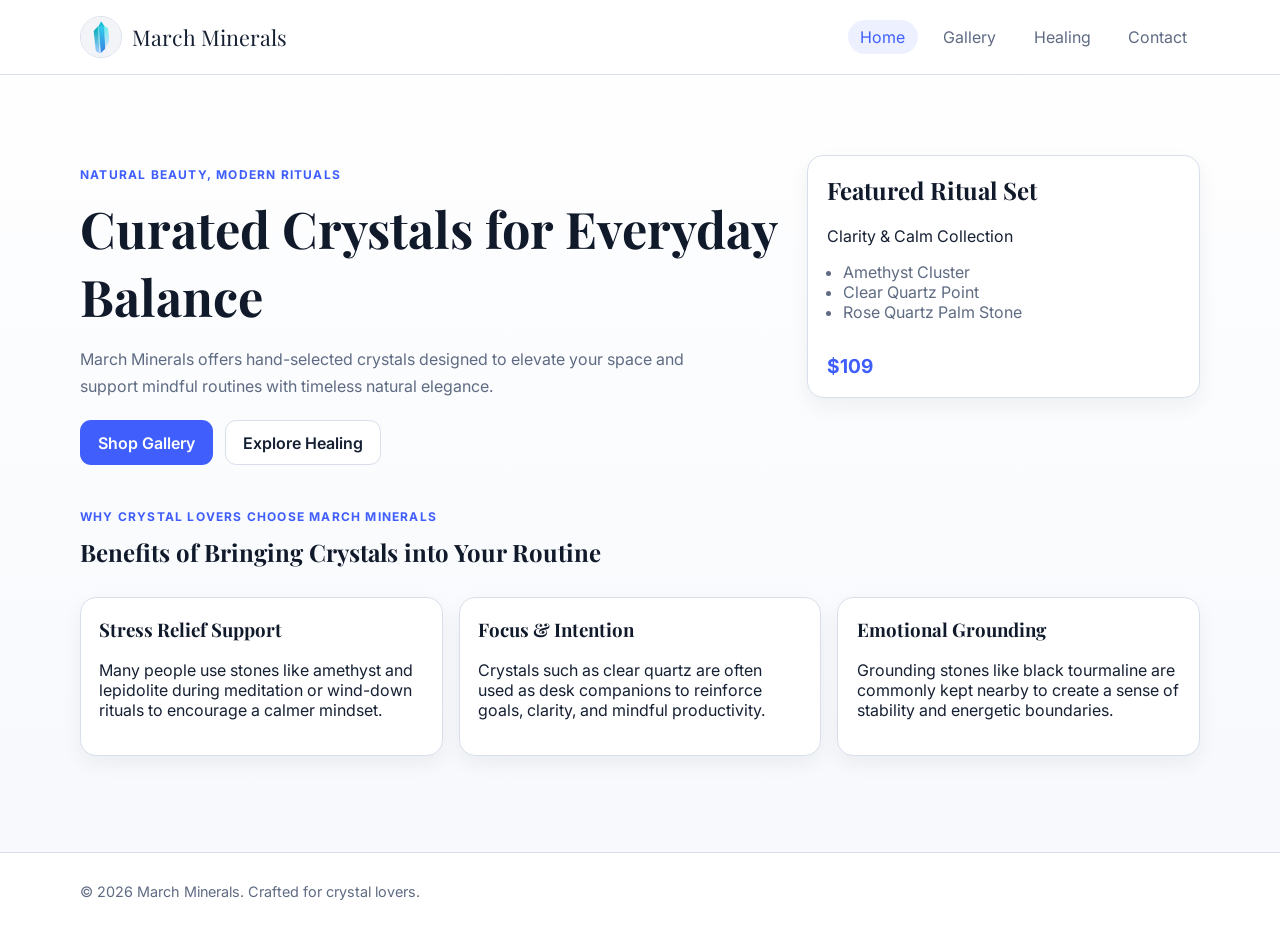
<file: index.html>
<!DOCTYPE html>
<html lang="en">
<head>
  <meta charset="UTF-8" />
  <meta name="viewport" content="width=device-width, initial-scale=1.0" />
  <title>March Minerals | Home</title>
  <link rel="preconnect" href="https://fonts.googleapis.com">
  <link rel="preconnect" href="https://fonts.gstatic.com" crossorigin>
  <link href="https://fonts.googleapis.com/css2?family=Inter:wght@400;500;700&family=Playfair+Display:wght@600;700&display=swap" rel="stylesheet">
  <link rel="stylesheet" href="styles.css" />
</head>
<body>
  <header class="site-header">
    <div class="container nav-wrap">
      <a class="brand" href="index.html">
        <img src="assets/march-minerals-logo.svg" alt="March Minerals logo" class="brand-logo">
        <span>March Minerals</span>
      </a>
      <nav>
        <ul class="nav-list">
          <li><a class="active" href="index.html">Home</a></li>
          <li><a href="gallery.html">Gallery</a></li>
          <li><a href="healing.html">Healing</a></li>
          <li><a href="contact.html">Contact</a></li>
        </ul>
      </nav>
    </div>
  </header>

  <main>
    <section class="hero">
      <div class="container hero-grid">
        <div>
          <p class="eyebrow">Natural beauty, modern rituals</p>
          <h1>Curated Crystals for Everyday Balance</h1>
          <p class="lead">March Minerals offers hand-selected crystals designed to elevate your space and support mindful routines with timeless natural elegance.</p>
          <div class="actions">
            <a class="btn btn-primary" href="gallery.html">Shop Gallery</a>
            <a class="btn btn-ghost" href="healing.html">Explore Healing</a>
          </div>
        </div>
        <aside class="hero-card">
          <h2>Featured Ritual Set</h2>
          <p>Clarity & Calm Collection</p>
          <ul>
            <li>Amethyst Cluster</li>
            <li>Clear Quartz Point</li>
            <li>Rose Quartz Palm Stone</li>
          </ul>
          <span class="price">$109</span>
        </aside>
      </div>
    </section>

    <section class="container benefits">
      <div class="section-heading">
        <p class="eyebrow">Why crystal lovers choose March Minerals</p>
        <h2>Benefits of Bringing Crystals into Your Routine</h2>
      </div>
      <div class="highlights">
        <article class="card">
          <h3>Stress Relief Support</h3>
          <p>Many people use stones like amethyst and lepidolite during meditation or wind-down rituals to encourage a calmer mindset.</p>
        </article>
        <article class="card">
          <h3>Focus & Intention</h3>
          <p>Crystals such as clear quartz are often used as desk companions to reinforce goals, clarity, and mindful productivity.</p>
        </article>
        <article class="card">
          <h3>Emotional Grounding</h3>
          <p>Grounding stones like black tourmaline are commonly kept nearby to create a sense of stability and energetic boundaries.</p>
        </article>
      </div>
    </section>
  </main>

  <footer class="site-footer">
    <div class="container footer-wrap">
      <p>© 2026 March Minerals. Crafted for crystal lovers.</p>
    </div>
  </footer>
</body>
</html>
</file>
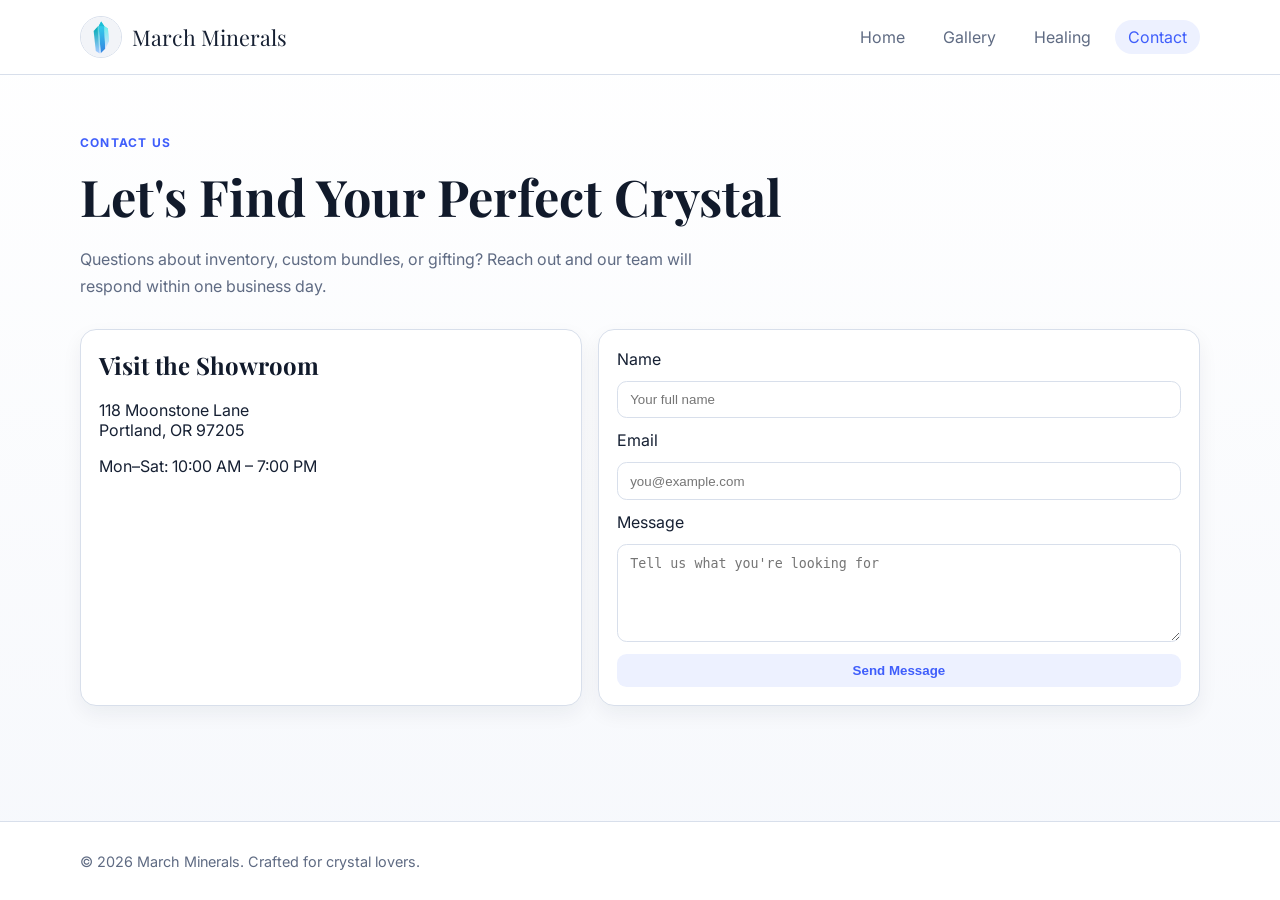
<file: contact.html>
<!DOCTYPE html>
<html lang="en">
<head>
  <meta charset="UTF-8" />
  <meta name="viewport" content="width=device-width, initial-scale=1.0" />
  <title>March Minerals | Contact</title>
  <link rel="preconnect" href="https://fonts.googleapis.com">
  <link rel="preconnect" href="https://fonts.gstatic.com" crossorigin>
  <link href="https://fonts.googleapis.com/css2?family=Inter:wght@400;500;700&family=Playfair+Display:wght@600;700&display=swap" rel="stylesheet">
  <link rel="stylesheet" href="styles.css" />
</head>
<body>
  <header class="site-header">
    <div class="container nav-wrap">
      <a class="brand" href="index.html">
        <img src="assets/march-minerals-logo.svg" alt="March Minerals logo" class="brand-logo">
        <span>March Minerals</span>
      </a>
      <nav>
        <ul class="nav-list">
          <li><a href="index.html">Home</a></li>
          <li><a href="gallery.html">Gallery</a></li>
          <li><a href="healing.html">Healing</a></li>
          <li><a class="active" href="contact.html">Contact</a></li>
        </ul>
      </nav>
    </div>
  </header>

  <main class="container page-pad">
    <section class="section-heading">
      <p class="eyebrow">Contact us</p>
      <h1>Let's Find Your Perfect Crystal</h1>
      <p class="lead">Questions about inventory, custom bundles, or gifting? Reach out and our team will respond within one business day.</p>
    </section>

    <section class="contact-layout">
      <article class="card">
        <h2>Visit the Showroom</h2>
        <p>118 Moonstone Lane<br>Portland, OR 97205</p>
        <p>Mon–Sat: 10:00 AM – 7:00 PM</p>
      </article>

      <form class="contact-form card">
        <label for="name">Name</label>
        <input id="name" name="name" type="text" placeholder="Your full name" required>

        <label for="email">Email</label>
        <input id="email" name="email" type="email" placeholder="you@example.com" required>

        <label for="message">Message</label>
        <textarea id="message" name="message" rows="5" placeholder="Tell us what you're looking for"></textarea>

        <button type="submit">Send Message</button>
      </form>
    </section>
  </main>

  <footer class="site-footer">
    <div class="container footer-wrap">
      <p>© 2026 March Minerals. Crafted for crystal lovers.</p>
    </div>
  </footer>
</body>
</html>
</file>
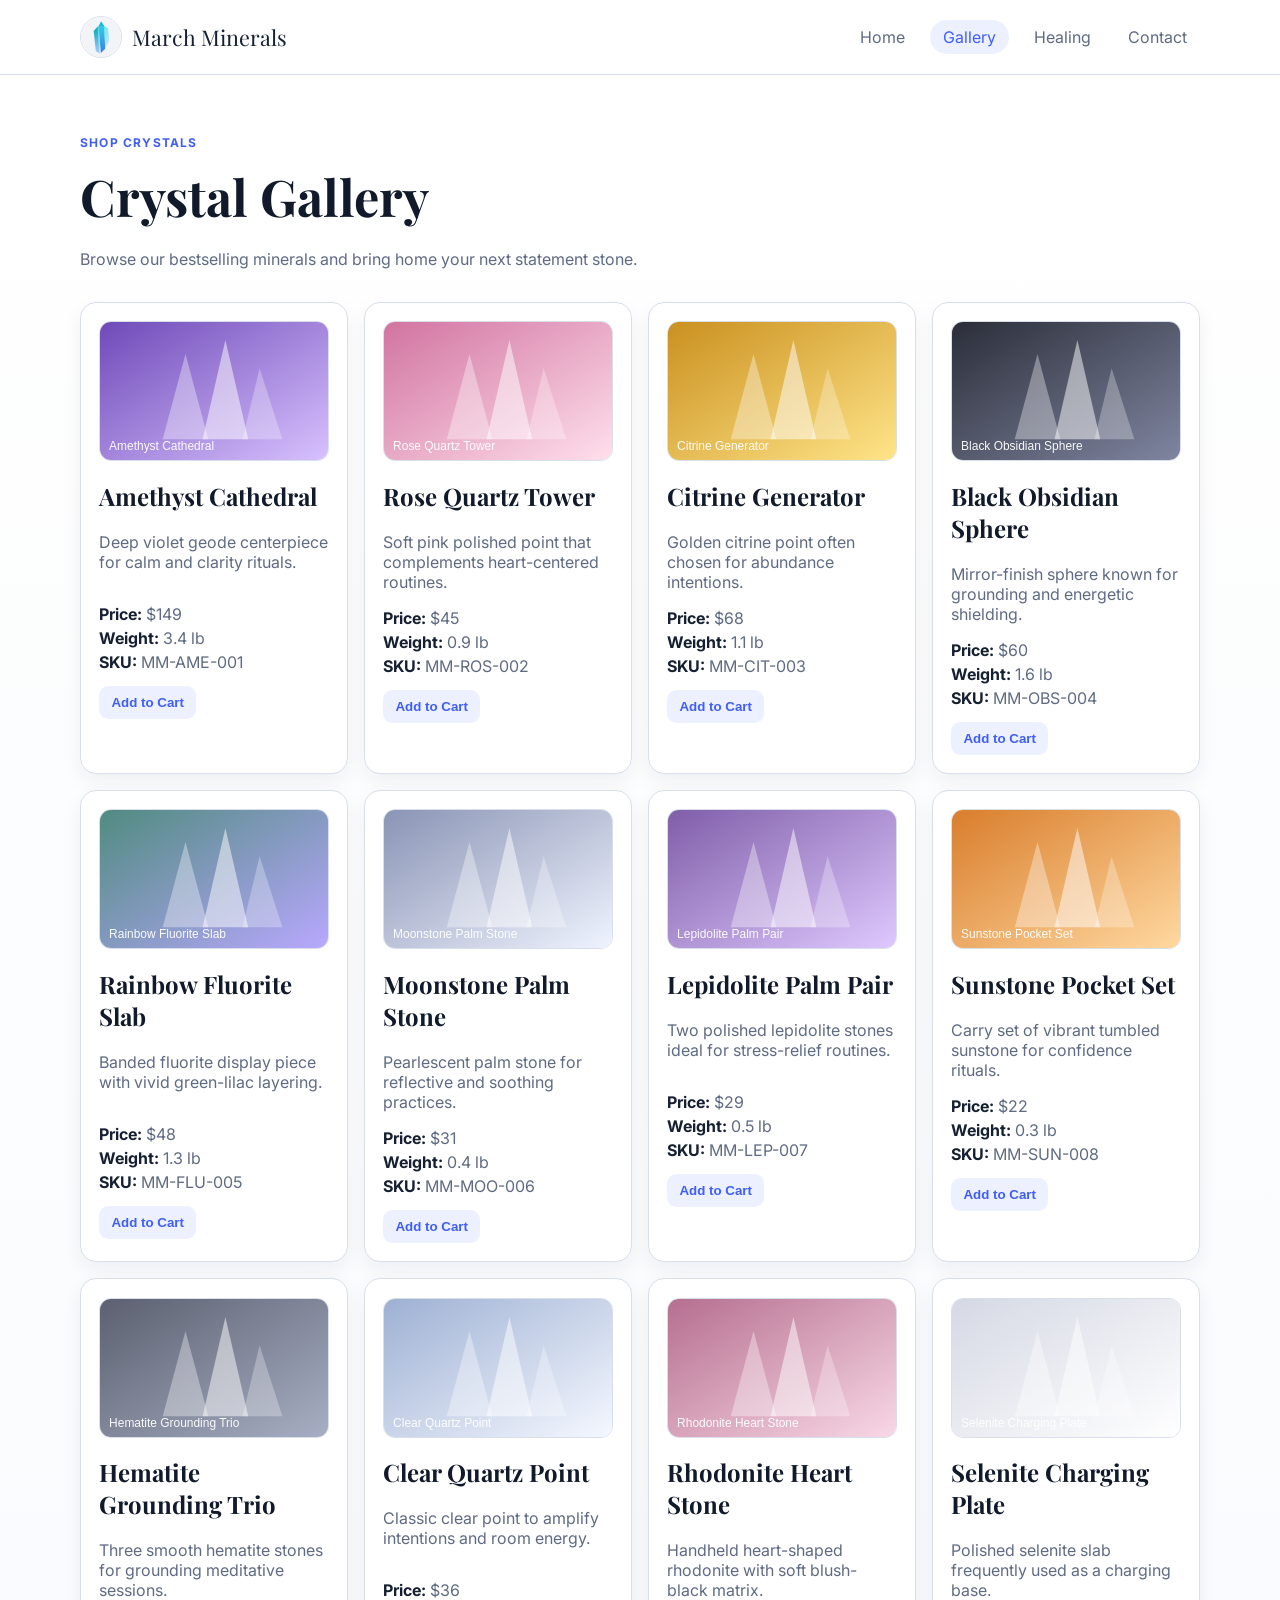
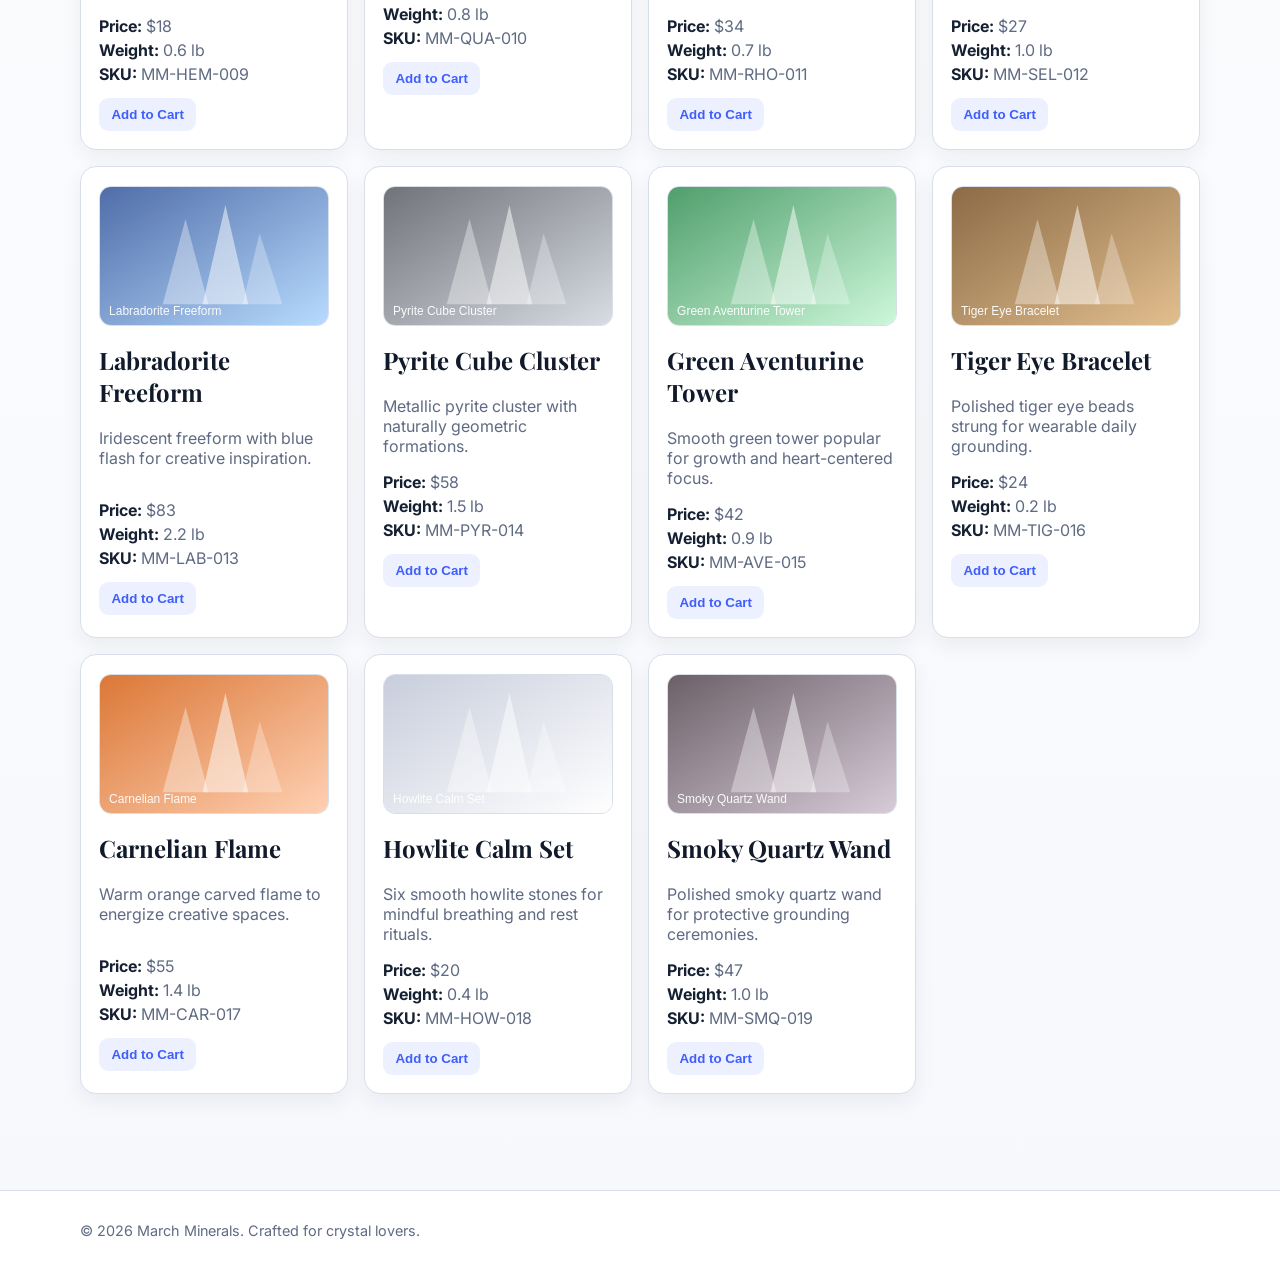
<file: gallery.html>
<!DOCTYPE html>
<html lang="en">
<head>
  <meta charset="UTF-8" />
  <meta name="viewport" content="width=device-width, initial-scale=1.0" />
  <title>March Minerals | Gallery</title>
  <link rel="preconnect" href="https://fonts.googleapis.com">
  <link rel="preconnect" href="https://fonts.gstatic.com" crossorigin>
  <link href="https://fonts.googleapis.com/css2?family=Inter:wght@400;500;700&family=Playfair+Display:wght@600;700&display=swap" rel="stylesheet">
  <link rel="stylesheet" href="styles.css" />
</head>
<body>
  <header class="site-header">
    <div class="container nav-wrap">
      <a class="brand" href="index.html">
        <img src="assets/march-minerals-logo.svg" alt="March Minerals logo" class="brand-logo">
        <span>March Minerals</span>
      </a>
      <nav>
        <ul class="nav-list">
          <li><a href="index.html">Home</a></li>
          <li><a class="active" href="gallery.html">Gallery</a></li>
          <li><a href="healing.html">Healing</a></li>
          <li><a href="contact.html">Contact</a></li>
        </ul>
      </nav>
    </div>
  </header>

  <main class="container page-pad">
    <section class="section-heading">
      <p class="eyebrow">Shop crystals</p>
      <h1>Crystal Gallery</h1>
      <p class="lead">Browse our bestselling minerals and bring home your next statement stone.</p>
    </section>

    <section class="product-grid">
      <article class="product-card">
        <img class="stone-visual" src="assets/crystals/amethyst-cathedral.svg" alt="Amethyst Cathedral">
        <h2>Amethyst Cathedral</h2>
        <p>Deep violet geode centerpiece for calm and clarity rituals.</p>
        <ul class="product-details"><li><strong>Price:</strong> $149</li><li><strong>Weight:</strong> 3.4 lb</li><li><strong>SKU:</strong> MM-AME-001</li></ul>
        <button>Add to Cart</button>
      </article>
      <article class="product-card">
        <img class="stone-visual" src="assets/crystals/rose-quartz-tower.svg" alt="Rose Quartz Tower">
        <h2>Rose Quartz Tower</h2>
        <p>Soft pink polished point that complements heart-centered routines.</p>
        <ul class="product-details"><li><strong>Price:</strong> $45</li><li><strong>Weight:</strong> 0.9 lb</li><li><strong>SKU:</strong> MM-ROS-002</li></ul>
        <button>Add to Cart</button>
      </article>
      <article class="product-card">
        <img class="stone-visual" src="assets/crystals/citrine-generator.svg" alt="Citrine Generator">
        <h2>Citrine Generator</h2>
        <p>Golden citrine point often chosen for abundance intentions.</p>
        <ul class="product-details"><li><strong>Price:</strong> $68</li><li><strong>Weight:</strong> 1.1 lb</li><li><strong>SKU:</strong> MM-CIT-003</li></ul>
        <button>Add to Cart</button>
      </article>
      <article class="product-card">
        <img class="stone-visual" src="assets/crystals/black-obsidian-sphere.svg" alt="Black Obsidian Sphere">
        <h2>Black Obsidian Sphere</h2>
        <p>Mirror-finish sphere known for grounding and energetic shielding.</p>
        <ul class="product-details"><li><strong>Price:</strong> $60</li><li><strong>Weight:</strong> 1.6 lb</li><li><strong>SKU:</strong> MM-OBS-004</li></ul>
        <button>Add to Cart</button>
      </article>
      <article class="product-card">
        <img class="stone-visual" src="assets/crystals/rainbow-fluorite-slab.svg" alt="Rainbow Fluorite Slab">
        <h2>Rainbow Fluorite Slab</h2>
        <p>Banded fluorite display piece with vivid green-lilac layering.</p>
        <ul class="product-details"><li><strong>Price:</strong> $48</li><li><strong>Weight:</strong> 1.3 lb</li><li><strong>SKU:</strong> MM-FLU-005</li></ul>
        <button>Add to Cart</button>
      </article>
      <article class="product-card">
        <img class="stone-visual" src="assets/crystals/moonstone-palm-stone.svg" alt="Moonstone Palm Stone">
        <h2>Moonstone Palm Stone</h2>
        <p>Pearlescent palm stone for reflective and soothing practices.</p>
        <ul class="product-details"><li><strong>Price:</strong> $31</li><li><strong>Weight:</strong> 0.4 lb</li><li><strong>SKU:</strong> MM-MOO-006</li></ul>
        <button>Add to Cart</button>
      </article>
      <article class="product-card">
        <img class="stone-visual" src="assets/crystals/lepidolite-palm-pair.svg" alt="Lepidolite Palm Pair">
        <h2>Lepidolite Palm Pair</h2>
        <p>Two polished lepidolite stones ideal for stress-relief routines.</p>
        <ul class="product-details"><li><strong>Price:</strong> $29</li><li><strong>Weight:</strong> 0.5 lb</li><li><strong>SKU:</strong> MM-LEP-007</li></ul>
        <button>Add to Cart</button>
      </article>
      <article class="product-card">
        <img class="stone-visual" src="assets/crystals/sunstone-pocket-set.svg" alt="Sunstone Pocket Set">
        <h2>Sunstone Pocket Set</h2>
        <p>Carry set of vibrant tumbled sunstone for confidence rituals.</p>
        <ul class="product-details"><li><strong>Price:</strong> $22</li><li><strong>Weight:</strong> 0.3 lb</li><li><strong>SKU:</strong> MM-SUN-008</li></ul>
        <button>Add to Cart</button>
      </article>
      <article class="product-card">
        <img class="stone-visual" src="assets/crystals/hematite-grounding-trio.svg" alt="Hematite Grounding Trio">
        <h2>Hematite Grounding Trio</h2>
        <p>Three smooth hematite stones for grounding meditative sessions.</p>
        <ul class="product-details"><li><strong>Price:</strong> $18</li><li><strong>Weight:</strong> 0.6 lb</li><li><strong>SKU:</strong> MM-HEM-009</li></ul>
        <button>Add to Cart</button>
      </article>
      <article class="product-card">
        <img class="stone-visual" src="assets/crystals/clear-quartz-point.svg" alt="Clear Quartz Point">
        <h2>Clear Quartz Point</h2>
        <p>Classic clear point to amplify intentions and room energy.</p>
        <ul class="product-details"><li><strong>Price:</strong> $36</li><li><strong>Weight:</strong> 0.8 lb</li><li><strong>SKU:</strong> MM-QUA-010</li></ul>
        <button>Add to Cart</button>
      </article>
      <article class="product-card">
        <img class="stone-visual" src="assets/crystals/rhodonite-heart-stone.svg" alt="Rhodonite Heart Stone">
        <h2>Rhodonite Heart Stone</h2>
        <p>Handheld heart-shaped rhodonite with soft blush-black matrix.</p>
        <ul class="product-details"><li><strong>Price:</strong> $34</li><li><strong>Weight:</strong> 0.7 lb</li><li><strong>SKU:</strong> MM-RHO-011</li></ul>
        <button>Add to Cart</button>
      </article>
      <article class="product-card">
        <img class="stone-visual" src="assets/crystals/selenite-charging-plate.svg" alt="Selenite Charging Plate">
        <h2>Selenite Charging Plate</h2>
        <p>Polished selenite slab frequently used as a charging base.</p>
        <ul class="product-details"><li><strong>Price:</strong> $27</li><li><strong>Weight:</strong> 1.0 lb</li><li><strong>SKU:</strong> MM-SEL-012</li></ul>
        <button>Add to Cart</button>
      </article>
      <article class="product-card">
        <img class="stone-visual" src="assets/crystals/labradorite-freeform.svg" alt="Labradorite Freeform">
        <h2>Labradorite Freeform</h2>
        <p>Iridescent freeform with blue flash for creative inspiration.</p>
        <ul class="product-details"><li><strong>Price:</strong> $83</li><li><strong>Weight:</strong> 2.2 lb</li><li><strong>SKU:</strong> MM-LAB-013</li></ul>
        <button>Add to Cart</button>
      </article>
      <article class="product-card">
        <img class="stone-visual" src="assets/crystals/pyrite-cube-cluster.svg" alt="Pyrite Cube Cluster">
        <h2>Pyrite Cube Cluster</h2>
        <p>Metallic pyrite cluster with naturally geometric formations.</p>
        <ul class="product-details"><li><strong>Price:</strong> $58</li><li><strong>Weight:</strong> 1.5 lb</li><li><strong>SKU:</strong> MM-PYR-014</li></ul>
        <button>Add to Cart</button>
      </article>
      <article class="product-card">
        <img class="stone-visual" src="assets/crystals/green-aventurine-tower.svg" alt="Green Aventurine Tower">
        <h2>Green Aventurine Tower</h2>
        <p>Smooth green tower popular for growth and heart-centered focus.</p>
        <ul class="product-details"><li><strong>Price:</strong> $42</li><li><strong>Weight:</strong> 0.9 lb</li><li><strong>SKU:</strong> MM-AVE-015</li></ul>
        <button>Add to Cart</button>
      </article>
      <article class="product-card">
        <img class="stone-visual" src="assets/crystals/tiger-eye-bracelet.svg" alt="Tiger Eye Bracelet">
        <h2>Tiger Eye Bracelet</h2>
        <p>Polished tiger eye beads strung for wearable daily grounding.</p>
        <ul class="product-details"><li><strong>Price:</strong> $24</li><li><strong>Weight:</strong> 0.2 lb</li><li><strong>SKU:</strong> MM-TIG-016</li></ul>
        <button>Add to Cart</button>
      </article>
      <article class="product-card">
        <img class="stone-visual" src="assets/crystals/carnelian-flame.svg" alt="Carnelian Flame">
        <h2>Carnelian Flame</h2>
        <p>Warm orange carved flame to energize creative spaces.</p>
        <ul class="product-details"><li><strong>Price:</strong> $55</li><li><strong>Weight:</strong> 1.4 lb</li><li><strong>SKU:</strong> MM-CAR-017</li></ul>
        <button>Add to Cart</button>
      </article>
      <article class="product-card">
        <img class="stone-visual" src="assets/crystals/howlite-calm-set.svg" alt="Howlite Calm Set">
        <h2>Howlite Calm Set</h2>
        <p>Six smooth howlite stones for mindful breathing and rest rituals.</p>
        <ul class="product-details"><li><strong>Price:</strong> $20</li><li><strong>Weight:</strong> 0.4 lb</li><li><strong>SKU:</strong> MM-HOW-018</li></ul>
        <button>Add to Cart</button>
      </article>
      <article class="product-card">
        <img class="stone-visual" src="assets/crystals/smoky-quartz-wand.svg" alt="Smoky Quartz Wand">
        <h2>Smoky Quartz Wand</h2>
        <p>Polished smoky quartz wand for protective grounding ceremonies.</p>
        <ul class="product-details"><li><strong>Price:</strong> $47</li><li><strong>Weight:</strong> 1.0 lb</li><li><strong>SKU:</strong> MM-SMQ-019</li></ul>
        <button>Add to Cart</button>
      </article>
    </section>
  </main>

  <footer class="site-footer">
    <div class="container footer-wrap">
      <p>© 2026 March Minerals. Crafted for crystal lovers.</p>
    </div>
  </footer>
</body>
</html>
</file>
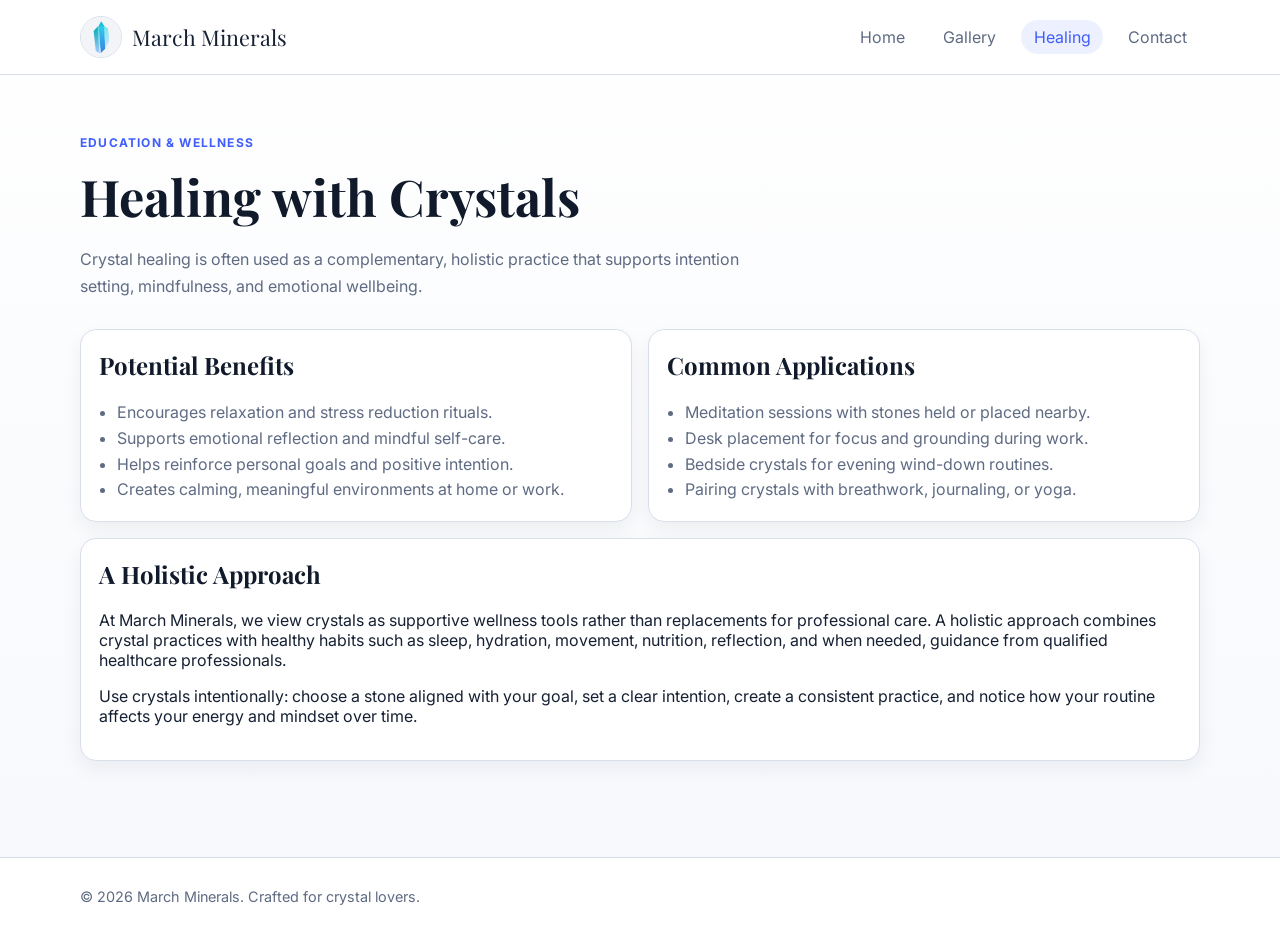
<file: healing.html>
<!DOCTYPE html>
<html lang="en">
<head>
  <meta charset="UTF-8" />
  <meta name="viewport" content="width=device-width, initial-scale=1.0" />
  <title>March Minerals | Healing</title>
  <link rel="preconnect" href="https://fonts.googleapis.com">
  <link rel="preconnect" href="https://fonts.gstatic.com" crossorigin>
  <link href="https://fonts.googleapis.com/css2?family=Inter:wght@400;500;700&family=Playfair+Display:wght@600;700&display=swap" rel="stylesheet">
  <link rel="stylesheet" href="styles.css" />
</head>
<body>
  <header class="site-header">
    <div class="container nav-wrap">
      <a class="brand" href="index.html">
        <img src="assets/march-minerals-logo.svg" alt="March Minerals logo" class="brand-logo">
        <span>March Minerals</span>
      </a>
      <nav>
        <ul class="nav-list">
          <li><a href="index.html">Home</a></li>
          <li><a href="gallery.html">Gallery</a></li>
          <li><a class="active" href="healing.html">Healing</a></li>
          <li><a href="contact.html">Contact</a></li>
        </ul>
      </nav>
    </div>
  </header>

  <main class="container page-pad">
    <section class="section-heading">
      <p class="eyebrow">Education & wellness</p>
      <h1>Healing with Crystals</h1>
      <p class="lead">Crystal healing is often used as a complementary, holistic practice that supports intention setting, mindfulness, and emotional wellbeing.</p>
    </section>

    <section class="healing-grid">
      <article class="card">
        <h2>Potential Benefits</h2>
        <ul class="list-clean">
          <li>Encourages relaxation and stress reduction rituals.</li>
          <li>Supports emotional reflection and mindful self-care.</li>
          <li>Helps reinforce personal goals and positive intention.</li>
          <li>Creates calming, meaningful environments at home or work.</li>
        </ul>
      </article>

      <article class="card">
        <h2>Common Applications</h2>
        <ul class="list-clean">
          <li>Meditation sessions with stones held or placed nearby.</li>
          <li>Desk placement for focus and grounding during work.</li>
          <li>Bedside crystals for evening wind-down routines.</li>
          <li>Pairing crystals with breathwork, journaling, or yoga.</li>
        </ul>
      </article>

      <article class="card span-2">
        <h2>A Holistic Approach</h2>
        <p>At March Minerals, we view crystals as supportive wellness tools rather than replacements for professional care. A holistic approach combines crystal practices with healthy habits such as sleep, hydration, movement, nutrition, reflection, and when needed, guidance from qualified healthcare professionals.</p>
        <p>Use crystals intentionally: choose a stone aligned with your goal, set a clear intention, create a consistent practice, and notice how your routine affects your energy and mindset over time.</p>
      </article>
    </section>
  </main>

  <footer class="site-footer">
    <div class="container footer-wrap">
      <p>© 2026 March Minerals. Crafted for crystal lovers.</p>
    </div>
  </footer>
</body>
</html>
</file>
<file: styles.css>
:root {
  --bg: #f6f8fc;
  --bg-alt: #eef2f8;
  --panel: #ffffff;
  --line: #d8dfeb;
  --text: #162033;
  --muted: #5f6b83;
  --accent: #3f5efb;
  --accent-soft: #edf1ff;
}

* {
  box-sizing: border-box;
}

body {
  margin: 0;
  font-family: "Inter", system-ui, sans-serif;
  background: linear-gradient(180deg, #ffffff 0%, var(--bg) 100%);
  color: var(--text);
  min-height: 100vh;
  display: flex;
  flex-direction: column;
}

main {
  flex: 1;
}

h1,
h2,
h3 {
  font-family: "Playfair Display", Georgia, serif;
  margin-top: 0;
  color: #111a2b;
}

.container {
  width: min(1120px, 92vw);
  margin: 0 auto;
}

.site-header {
  position: sticky;
  top: 0;
  z-index: 10;
  backdrop-filter: blur(8px);
  background: rgba(255, 255, 255, 0.9);
  border-bottom: 1px solid var(--line);
}

.nav-wrap {
  display: flex;
  align-items: center;
  justify-content: space-between;
  padding: 1rem 0;
}

.brand {
  font-family: "Playfair Display", Georgia, serif;
  color: var(--text);
  font-size: 1.35rem;
  text-decoration: none;
  display: inline-flex;
  align-items: center;
  gap: 0.65rem;
}

.brand-logo {
  width: 42px;
  height: 42px;
  border-radius: 50%;
  object-fit: cover;
  border: 1px solid var(--line);
}

.nav-list {
  list-style: none;
  display: flex;
  gap: 0.75rem;
  margin: 0;
  padding: 0;
}

.nav-list a {
  color: var(--muted);
  text-decoration: none;
  padding: 0.45rem 0.8rem;
  border-radius: 999px;
  transition: 0.2s ease;
}

.nav-list a:hover,
.nav-list .active {
  color: var(--accent);
  background: var(--accent-soft);
}

.hero {
  padding: 5rem 0 2rem;
}

.hero-grid {
  display: grid;
  grid-template-columns: 1.8fr 1fr;
  gap: 1.25rem;
  align-items: start;
}

.eyebrow {
  color: var(--accent);
  text-transform: uppercase;
  letter-spacing: 0.1em;
  font-size: 0.75rem;
  font-weight: 700;
}

h1 {
  font-size: clamp(2rem, 4vw, 3.15rem);
  margin-bottom: 0.8rem;
}

.lead {
  color: var(--muted);
  max-width: 66ch;
  line-height: 1.7;
}

.actions {
  display: flex;
  gap: 0.8rem;
  margin-top: 1.25rem;
}

.btn {
  text-decoration: none;
  font-weight: 600;
  padding: 0.72rem 1.05rem;
  border-radius: 0.7rem;
  border: 1px solid transparent;
}

.btn-primary {
  background: var(--accent);
  color: #fff;
}

.btn-ghost {
  border-color: var(--line);
  color: var(--text);
  background: #fff;
}

.hero-card,
.card,
.product-card {
  background: var(--panel);
  border: 1px solid var(--line);
  border-radius: 1rem;
  padding: 1.15rem;
  box-shadow: 0 8px 20px rgba(16, 28, 52, 0.06);
}

.hero-card ul {
  padding-left: 1rem;
  color: var(--muted);
}

.price {
  display: inline-block;
  margin-top: 1rem;
  font-weight: 700;
  color: var(--accent);
  font-size: 1.2rem;
}

.benefits {
  padding-bottom: 3rem;
}

.highlights {
  display: grid;
  gap: 1rem;
  grid-template-columns: repeat(3, minmax(0, 1fr));
}

.page-pad {
  padding: 3rem 0;
}

.section-heading {
  margin-bottom: 1.8rem;
}

.product-grid {
  display: grid;
  grid-template-columns: repeat(auto-fit, minmax(220px, 1fr));
  gap: 1rem;
}

.stone-visual {
  width: 100%;
  height: 140px;
  border-radius: 0.75rem;
  margin-bottom: 0.9rem;
  object-fit: cover;
  border: 1px solid var(--line);
}

.product-card p {
  color: var(--muted);
  min-height: 3.5rem;
}

.product-details {
  list-style: none;
  padding: 0;
  margin: 0 0 0.9rem;
  color: var(--muted);
  display: grid;
  gap: 0.25rem;
}

.product-details strong {
  color: var(--text);
}

button {
  border: 0;
  border-radius: 0.6rem;
  padding: 0.55rem 0.75rem;
  background: var(--accent-soft);
  color: var(--accent);
  cursor: pointer;
  font-weight: 600;
}

.contact-layout {
  display: grid;
  grid-template-columns: 1fr 1.2fr;
  gap: 1rem;
}

.contact-form {
  display: grid;
  gap: 0.75rem;
}

input,
textarea {
  width: 100%;
  border: 1px solid var(--line);
  border-radius: 0.6rem;
  padding: 0.65rem 0.75rem;
  background: #fff;
  color: var(--text);
}

.healing-grid {
  display: grid;
  grid-template-columns: repeat(2, minmax(0, 1fr));
  gap: 1rem;
}

.span-2 {
  grid-column: span 2;
}

.list-clean {
  margin: 0;
  padding-left: 1.1rem;
  color: var(--muted);
  line-height: 1.6;
}

.site-footer {
  border-top: 1px solid var(--line);
  margin-top: 3rem;
  color: var(--muted);
  font-size: 0.9rem;
  background: #fff;
}

.footer-wrap {
  padding: 1rem 0;
}

@media (max-width: 900px) {
  .hero-grid,
  .contact-layout,
  .highlights,
  .healing-grid {
    grid-template-columns: 1fr;
  }

  .span-2 {
    grid-column: auto;
  }
}

@media (max-width: 700px) {
  .nav-wrap {
    flex-direction: column;
    gap: 0.65rem;
  }

  .brand {
    font-size: 1.2rem;
  }
}
</file>
